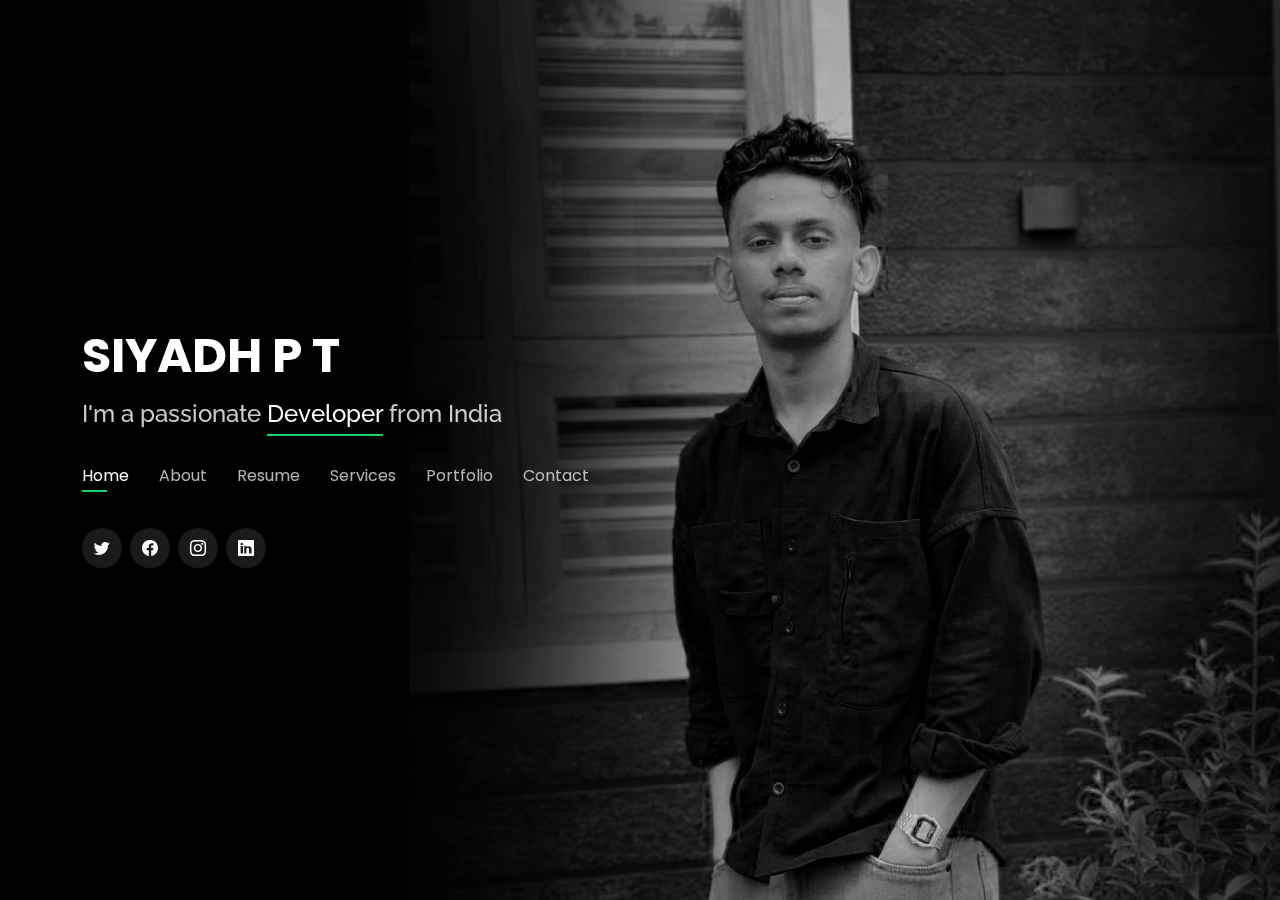
<file: index.html>
<!DOCTYPE html>
<html lang="en">

<head>
  <meta charset="utf-8">
  <meta content="width=device-width, initial-scale=1.0" name="viewport">

  <title>Siyadh's Portfolio</title>
  <meta content="" name="description">
  <meta content="" name="keywords">
  <script src="https://ajax.googleapis.com/ajax/libs/jquery/3.5.1/jquery.min.js"></script>

  <!-- Favicons -->
  <link href="images/icon.png" rel="icon">
  <link href="assets/img/apple-touch-icon.png" rel="apple-touch-icon">

  <!-- Google Fonts -->
  <link href="https://fonts.googleapis.com/css?family=Open+Sans:300,300i,400,400i,600,600i,700,700i|Raleway:300,300i,400,400i,500,500i,600,600i,700,700i|Poppins:300,300i,400,400i,500,500i,600,600i,700,700i" rel="stylesheet">

  <!-- Vendor CSS Files -->
  <link href="assets/vendor/bootstrap/css/bootstrap.min.css" rel="stylesheet">
  <link href="assets/vendor/bootstrap-icons/bootstrap-icons.css" rel="stylesheet">
  <link href="assets/vendor/boxicons/css/boxicons.min.css" rel="stylesheet">
  <link href="assets/vendor/glightbox/css/glightbox.min.css" rel="stylesheet">
  <link href="assets/vendor/remixicon/remixicon.css" rel="stylesheet">
  <link href="assets/vendor/swiper/swiper-bundle.min.css" rel="stylesheet">

  <!-- Template Main CSS File -->
  <link href="assets/css/style.css" rel="stylesheet">
  <link rel="stylesheet" href="https://cdnjs.cloudflare.com/ajax/libs/font-awesome/6.5.1/css/all.min.css">
   <link rel="stylesheet" href="https://fonts.googleapis.com/css2?family=Material+Symbols+Outlined:opsz,wght,FILL,GRAD@20..48,100..700,0..1,-50..200" />
  <!-- =======================================================
  * Template Name: Personal
  * Updated: Jan 29 2024 with Bootstrap v5.3.2
  * Template URL: https://bootstrapmade.com/personal-free-resume-bootstrap-template/
  * Author: BootstrapMade.com
  * License: https://bootstrapmade.com/license/
  ======================================================== -->
</head>

<body>

  <!-- ======= Header ======= -->
  <header id="header">
    <div class="container">

      <h1><a href="index.html">SIYADH P T</a></h1>
      <!-- Uncomment below if you prefer to use an image logo -->
      <!-- <a href="index.html" class="mr-auto"><img src="assets/img/logo.png" alt="" class="img-fluid"></a> -->
      <h2>I'm a passionate <span>Developer</span> from India</h2>

      <nav id="navbar" class="navbar">
        <ul>
          <li><a class="nav-link active" href="#header">Home</a></li>
          <li><a class="nav-link" href="#about">About</a></li>
          <li><a class="nav-link" href="#resume">Resume</a></li>
          <li><a class="nav-link" href="#services">Services</a></li>
          <li><a class="nav-link" href="#portfolio">Portfolio</a></li>
          <li><a class="nav-link" href="#contact">Contact</a></li>
        </ul>
        <i class="bi bi-list mobile-nav-toggle"></i>
      </nav><!-- .navbar -->

      <div class="social-links">
        <a href="https://x.com/SiyadJr4?t=NiVnp3twFNzx8wSdU2Y67g&s=08" class="twitter"><i class="bi bi-twitter"></i></a>
        <a href="https://www.facebook.com/profile.php?id=100046263430578&mibextid=rS40aB7S9Ucbxw6v" class="facebook"><i class="bi bi-facebook"></i></a>
        <a href="https://www.instagram.com/__.siyad11?igsh=OGdtNXQ5b256amIw" class="instagram"><i class="bi bi-instagram"></i></a>
        <a href="https://www.linkedin.com/in/siyadh-pt-9535672aa?utm_source=share&utm_campaign=share_via&utm_content=profile&utm_medium=android_app" class="linkedin"><i class="bi bi-linkedin"></i></a>
      </div>

    </div>
  </header><!-- End Header -->

  <!-- ======= About Section ======= -->
  <section id="about" class="about">

    <!-- ======= About Me ======= -->
    <div class="about-me container">

      <div class="section-title">
        <h2>About</h2>
        <p>Learn more about me</p>
      </div>

      <div class="row">
        <div class="col-lg-4" data-aos="fade-right">
          <img src="images/for second my pic.jpg" class="img-fluid" alt="">
        </div>
        <div class="col-lg-8 pt-4 pt-lg-0 content" data-aos="fade-left">
          <h3>Flutter Developer &amp; Graphic Designer</h3>
          <p class="fst-italic">
           Iam a Flutter Developer and Photoshop Designer With Passion.
          </p>
          <div class="row">
            <div class="col-lg-6">
              <ul>
                <li><i class="bi bi-chevron-right"></i> <strong>Birthday:</strong> <span>28 September 2003</span></li>
                <li><i class="bi bi-chevron-right"></i> <strong>Website:</strong> <span>www.siyad.com</span></li>
                <li><i class="bi bi-chevron-right"></i> <strong>Phone:</strong> <span>+91 9539004796</span></li>
                <li><i class="bi bi-chevron-right"></i> <strong>City:</strong> <span>Calicut, Kerala</span></li>
              </ul>
            </div>
            <div class="col-lg-6">
              <ul>
                <li><i class="bi bi-chevron-right"></i> <strong>Age:</strong> <span>21</span></li>
                <li><i class="bi bi-chevron-right"></i> <strong>Degree:</strong> <span>nill</span></li>
                <li><i class="bi bi-chevron-right"></i> <strong>PhEmailone:</strong> <span>siyadsiyad016@gmail.com</span></li>
                <li><i class="bi bi-chevron-right"></i> <strong>Freelance:</strong> <span>Available</span></li>
              </ul>
            </div>  
          </div>
          <p>
            "Complementing our proficient coding team, we feature an adept Photoshop designer committed to continuous improvement. Our designer diligently refines their skills, staying updated with the latest trends and techniques in graphic design. From enhancing images to crafting compelling visuals, they bring creativity and finesse to every project. With a keen eye for detail and a passion for innovation, our Photoshop designer transforms concepts into captivating visuals that resonate with your audience. Partner with us to elevate your brand's imagery and make a lasting impression in the digital realm."          </p>
        </div>
      </div>

    </div><!-- End About Me -->

    <!-- ======= Counts ======= -->
    <div class="counts container">

      <div class="row">

        <div class="col-lg-3 col-md-6">
          <div class="count-box">
            <i class="bi bi-emoji-smile"></i>
            <span data-purecounter-start="0" data-purecounter-end="13" data-purecounter-duration="1" class="purecounter"></span>
            <p>Happy Clients</p>
          </div>
        </div>

        <div class="col-lg-3 col-md-6 mt-5 mt-md-0">
          <div class="count-box">
            <i class="bi bi-journal-richtext"></i>
            <span data-purecounter-start="0" data-purecounter-end="3" data-purecounter-duration="1" class="purecounter"></span>
            <p>Projects</p>
          </div>
        </div>

        <div class="col-lg-3 col-md-6 mt-5 mt-lg-0">
          <div class="count-box">
            <i class="bi bi-headset"></i>
            <span data-purecounter-start="0" data-purecounter-end="150" data-purecounter-duration="1" class="purecounter"></span>
            <p>Hours Of Support</p>
          </div>
        </div>

        <div class="col-lg-3 col-md-6 mt-5 mt-lg-0">
          <div class="count-box">
            <i class="bi bi-award"></i>
            <span data-purecounter-start="0" data-purecounter-end="3" data-purecounter-duration="1" class="purecounter"></span>
            <p>Awards</p>
          </div>
        </div>

      </div>

    </div><!-- End Counts -->

    <!-- ======= Skills  ======= -->
    <div class="skills container">

      <div class="section-title">
        <h2>Skills</h2>
      </div>

      <div class="row skills-content">

        <div class="col-lg-6">

          <div class="progress">
            <span class="skill">HTML <i class="val">75%</i></span>
            <div class="progress-bar-wrap">
              <div class="progress-bar" role="progressbar" aria-valuenow="75" aria-valuemin="0" aria-valuemax="100"></div>
            </div>
          </div>

          <div class="progress">
            <span class="skill">CSS <i class="val">75%</i></span>
            <div class="progress-bar-wrap">
              <div class="progress-bar" role="progressbar" aria-valuenow="75" aria-valuemin="0" aria-valuemax="100"></div>
            </div>
          </div>

          <div class="progress">
            <span class="skill">JavaScript <i class="val">60%</i></span>
            <div class="progress-bar-wrap">
              <div class="progress-bar" role="progressbar" aria-valuenow="60" aria-valuemin="0" aria-valuemax="100"></div>
            </div>
          </div>

        </div>

        <div class="col-lg-6">

          <div class="progress">
            <span class="skill">PICSART <i class="val">75%</i></span>
            <div class="progress-bar-wrap">
              <div class="progress-bar" role="progressbar" aria-valuenow="75" aria-valuemin="0" aria-valuemax="100"></div>
            </div>
          </div>

          <div class="progress">
            <span class="skill">LIGHTROOM <i class="val">90%</i></span>
            <div class="progress-bar-wrap">
              <div class="progress-bar" role="progressbar" aria-valuenow="90" aria-valuemin="0" aria-valuemax="100"></div>
            </div>
          </div>

          <div class="progress">
            <span class="skill">Photoshop <i class="val">85%</i></span>
            <div class="progress-bar-wrap">
              <div class="progress-bar" role="progressbar" aria-valuenow="85" aria-valuemin="0" aria-valuemax="100"></div>
            </div>
          </div>

        </div>

      </div>

    </div><!-- End Skills -->



  </section><!-- End About Section -->

  <!-- ======= Resume Section ======= -->
  <section id="resume" class="resume">
    <div class="container">

      <div class="section-title">
        <h2>Resume</h2>
        <p>Check My Resume</p>
      </div>

      <div class="row">
        <div class="col-lg-6">
          <h3 class="resume-title">Sumary</h3>
          <div class="resume-item pb-0">
            <h4>Siyadh PT</h4>
            <p><em>Proficient developer with a passion for continuous learning and growth, adept at utilizing Photoshop skills to enhance visual elements and bring creativity to projects.</em></p>
            <p>
            <ul>
              <li>Pariyangad thadayil , Peruvayal , Calicut</li>
              <li>+91 9539 0047 96</li>
              <li>siyadsiyad016@gmail.com</li>
            </ul>
            </p>
          </div>

          <h3 class="resume-title">Education</h3>
          <div class="resume-item">
            <h4>Flutter Developer  </h4>
            <h5>2024 - 2025</h5>
            <p><em>Brototype calicut, kerala</em></p>
            <p>Completed specialized training in Flutter at Brotoype Calicut, honing skills in mobile application development using the Flutter framework.</p>
          </div>
          <div class="resume-item">
            <h4> Graphic Design With PHOTOSHOP</h4>
            <h5>2022 - 2023</h5>
            <p><em>Alfa Studio ,calicut</em></p>
            <p>Completed an intensive internship program in Photoshop at Alfa Studio, Calicut, gaining practical experience and proficiency in graphic design and image editing techniques.</p>
          </div>
        </div>
        
    </div>
  </section><!-- End Resume Section -->

  <!-- ======= Services Section ======= -->
  <section id="services" class="services">
    <div class="container">

      <div class="section-title">
        <h2>Services</h2>
        <p>My Services</p>
      </div>

      <div class="row">
        <div class="col-lg-4 col-md-6 d-flex align-items-stretch">
          <div class="icon-box">
            <div class="icon"><span class="material-symbols-outlined">
              flutter
              </span></i></div>
            <h4><a href="">App Devolepment</a></h4>
            <p>Expertise in Flutter for crafting cross-platform mobile applications.</p>
          </div>
        </div>

        <div class="col-lg-4 col-md-6 d-flex align-items-stretch mt-4 mt-md-0">
          <div class="icon-box">
            <div class="icon"><i class="fa-solid fa-code"></i>></i></div>
            <h4><a href="">Web Designing</a></h4>
            <p>Skilled in HTML, CSS, and JavaScript to create responsive and interactive web experiences.</p>
          </div>
        </div>

        <div class="col-lg-4 col-md-6 d-flex align-items-stretch mt-4 mt-lg-0">
          <div class="icon-box">
            <div class="icon"><img src="images/adobe-photoshop.svg" alt="photoshop"></i></div>
            <h4><a href="">App Designing</a></h4>
            <p>Expertise in crafting sleek and user-friendly interfaces for mobile applications.</p>
          </div>
        </div>

        <div class="col-lg-4 col-md-6 d-flex align-items-stretch mt-4">
          <div class="icon-box">
            <div class="icon"><span class="material-symbols-outlined">
              brush
              </span></i></div>
            <h4><a href="">Poster Making</a></h4>
            <p>Skilled in creating eye-catching posters and promotional materials using Adobe Photoshop.</p>
          </div>
        </div>

        <div class="col-lg-4 col-md-6 d-flex align-items-stretch mt-4">
          <div class="icon-box">
            <div class="icon"><span class="material-symbols-outlined">
              anchor
              </span></i></div>
            <h4><a href="">Logo Designing</a></h4>
            <p>Proficient in creating unique and memorable logos using Adobe Photoshop.</p>
          </div>
        </div>

        <div class="col-lg-4 col-md-6 d-flex align-items-stretch mt-4">
          <div class="icon-box">
            <div class="icon"><i class="bx bx-slideshow"></i></div>
            <h4><a href=""> Thumbnail Designing</a></h4>
            <p>Expertise in crafting engaging and clickable thumbnails using Adobe Photoshop.</p>
          </div>
        </div>

      </div>

    </div>
  </section><!-- End Services Section -->

  <!-- ======= Portfolio Section ======= -->
  <section id="portfolio" class="portfolio">
    <div class="container">

      <div class="section-title">
        <h2>Portfolio</h2>
        <p>My Works</p>
      </div>

      <div class="row">
        <div class="col-lg-12 d-flex justify-content-center">
          <ul id="portfolio-flters">
            <li data-filter="*" class="filter-active">All</li>
            <li data-filter=".filter-posters">Posters</li>
            <li data-filter=".filter-web">Web</li>
          </ul>
        </div>
      </div>

      <div class="row portfolio-container">
        
        <div class="col-lg-4 col-md-6 portfolio-item filter-posters">
          <div class="portfolio-wrap">
            <img src="images/BRAZIL.jpg" class="img-fluid" alt="">
            <div class="portfolio-info">
              <h4>Graphic Design</h4>
              <p>Design1</p>
              <div class="portfolio-links">
                <a href="images/BRAZIL.jpg" data-gallery="portfolioGallery" class="portfolio-lightbox" title="Graphics Design 1"><i class="bx bx-plus"></i></a>
                <a href="brazil.html" data-gallery="portfolioDetailsGallery" data-glightbox="type: external" class="portfolio-details-lightbox" title="Portfolio Details"><i class="bx bx-link"></i></a>
              </div>
            </div>
          </div>
        </div>

        
        <div class="col-lg-4 col-md-6 portfolio-item filter-posters">
          <div class="portfolio-wrap">
            <img src="images/MESSI AND MBAPPE.png" class="img-fluid" alt="">
            <div class="portfolio-info">
              <h4>Graphic Design</h4>
              <p>Design2</p>
              <div class="portfolio-links">
                <a href="images/MESSI AND MBAPPE.png" data-gallery="portfolioGallery" class="portfolio-lightbox" title="Graphics Design 2"><i class="bx bx-plus"></i></a>
                <a href="MESSIANDMBAPPE.html" data-gallery="portfolioDetailsGallery" data-glightbox="type: external" class="portfolio-details-lightbox" title="Portfolio Details"><i class="bx bx-link"></i></a>
              </div>
            </div>
          </div>
        </div>

        <div class="col-lg-4 col-md-6 portfolio-item filter-posters">
          <div class="portfolio-wrap">
            <img src="images/ucl.png" class="img-fluid" alt="">
            <div class="portfolio-info">
              <h4>Graphic Design</h4>
              <p>Design3</p>
              <div class="portfolio-links">
                <a href="images/ucl.png" data-gallery="portfolioGallery" class="portfolio-lightbox" title="Graphics Design 2"><i class="bx bx-plus"></i></a>
                <a href="UCL.html" data-gallery="portfolioDetailsGallery" data-glightbox="type: external" class="portfolio-details-lightbox" title="Portfolio Details"><i class="bx bx-link"></i></a>
              </div>
            </div>
          </div>
        </div>

        <div class="col-lg-4 col-md-6 portfolio-item filter-web">
          <div class="portfolio-wrap">
            <img src="images/FIRSTTOUCHGAMES.png" class="img-fluid" alt="">
            <div class="portfolio-info">
              <h4>WEBSITE</h4>
              <p>website1</p>
              <div class="portfolio-links">
                <a href="images/FIRSTTOUCHGAMES.png" data-gallery="portfolioGallery" class="portfolio-lightbox" title="WEBSITE 1"><i class="bx bx-plus"></i></a>
                <a href="portfolio-details.html" data-gallery="portfolioDetailsGallery" data-glightbox="type: external" class="portfolio-details-lightbox" title="Portfolio Details"><i class="bx bx-link"></i></a>
              </div>
            </div>
          </div>
        </div>


        <div class="col-lg-4 col-md-6 portfolio-item filter-web">
          <div class="portfolio-wrap">
            <img src="images/tom and jerry.jpg" class="img-fluid" alt="">
            <div class="portfolio-info">
              <h4>WEBSITE</h4>
              <p>website2</p>
              <div class="portfolio-links">
                <a href="images/tom and jerry.jpg" data-gallery="portfolioGallery" class="portfolio-lightbox" title="website2"><i class="bx bx-plus"></i></a>
                <a href="tomandjerry.html" data-gallery="portfolioDetailsGallery" data-glightbox="type: external" class="portfolio-details-lightbox" title="Portfolio Details"><i class="bx bx-link"></i></a>
              </div>
            </div>
          </div>
        </div>

        

      </div>

    </div>
  </section><!-- End Portfolio Section -->

  <!-- ======= Contact Section ======= -->
  <section id="contact" class="contact">
    <div class="container">

      <div class="section-title">
        <h2>Contact</h2>
        <p>Contact Me</p>
      </div>

      <div class="row mt-2">

        <div class="col-md-6 d-flex align-items-stretch">
          <div class="info-box">
            <i class="bx bx-map"></i>
            <h3>My Address</h3>
            <p>Pariyangad Thadayil ,Peruvayal ,Calicut KERALA</p>
          </div>
        </div>

        <div class="col-md-6 mt-4 mt-md-0 d-flex align-items-stretch">
          <div class="info-box">
            <i class="bx bx-share-alt"></i>
            <h3>Social Profiles</h3>
            <div class="social-links">
              <a href="https://x.com/SiyadJr4?t=NiVnp3twFNzx8wSdU2Y67g&s=08" class="twitter"><i class="bi bi-twitter"></i></a>
              <a href="https://www.facebook.com/profile.php?id=100046263430578&mibextid=rS40aB7S9Ucbxw6v" class="facebook"><i class="bi bi-facebook"></i></a>
              <a href="https://www.instagram.com/__.siyad11?igsh=OGdtNXQ5b256amIw" class="instagram"><i class="bi bi-instagram"></i></a>
              <a href="#" class="google-plus"><i class="bi bi-skype"></i></a>
              <a href="https://www.linkedin.com/in/siyadh-pt-9535672aa?utm_source=share&utm_campaign=share_via&utm_content=profile&utm_medium=android_app" class="linkedin"><i class="bi bi-linkedin"></i></a>
            </div>
          </div>
        </div>

        <div class="col-md-6 mt-4 d-flex align-items-stretch">
          <div class="info-box">
            <i class="bx bx-envelope"></i>
            <h3>Email Me</h3>
            <p>siyadsiyad016@gmail.com</p>
          </div>
        </div>
        <div class="col-md-6 mt-4 d-flex align-items-stretch">
          <div class="info-box">
            <i class="bx bx-phone-call"></i>
            <h3>Call Me</h3>
            <p>+91 9539 0047 96</p>
          </div>
        </div>
      </div>

      <form id="submit-form" action="https://script.google.com/macros/s/AKfycbwbsNl4fD_STq4G-L54kV7VnSYm34Py9u8ondI6wwtbo_AzXWK4M4IqLtCgikw5SxIr/exec"  role="form" class="php-email-form mt-4">
        <div class="row">
          <div class="col-md-6 form-group">
            <input type="text" name="name" class="form-control" id="name" placeholder="Your Name" required>
          </div>
          <div class="col-md-6 form-group mt-3 mt-md-0">
            <input type="email" class="form-control" name="email" id="email" placeholder="Your Email" required>
          </div>
        </div>
        <div class="form-group mt-3">
          <input type="text" class="form-control" name="subject" id="subject" placeholder="Subject" required>
        </div>
        <div class="form-group mt-3">
          <textarea class="form-control" name="message" rows="5" placeholder="Message" required></textarea>
        </div>
        <div class="my-3">
          <div class="loading">Loading</div>
          <!-- <div class="error-message"></div> -->
          <div class="sent-message">Your message has been sent. Thank you!</div>
        </div>
        <div class="text-center"><button type="submit">Send Message</button></div>
      </form>

    </div>
  </section><!-- End Contact Section -->

 

  <!-- Vendor JS Files -->
  <script src="assets/vendor/purecounter/purecounter_vanilla.js"></script>
  <script src="assets/vendor/bootstrap/js/bootstrap.bundle.min.js"></script>
  <script src="assets/vendor/glightbox/js/glightbox.min.js"></script>
  <script src="assets/vendor/isotope-layout/isotope.pkgd.min.js"></script>
  <script src="assets/vendor/swiper/swiper-bundle.min.js"></script>
  <script src="assets/vendor/waypoints/noframework.waypoints.js"></script>
  <script src="assets/vendor/php-email-form/validate.js"></script>

  <!-- Template Main JS File -->
  <script src="assets/js/main.js"></script>
  
  <script>
    $("#submit-form").submit((e)=>{
        e.preventDefault()
        $.ajax({
            url:"https://script.google.com/macros/s/AKfycbwbsNl4fD_STq4G-L54kV7VnSYm34Py9u8ondI6wwtbo_AzXWK4M4IqLtCgikw5SxIr/exec",
            data:$("#submit-form").serialize(),
            method:"post",
            success:function (response){
                alert("Form submitted successfully")
                window.location.reload()
                //window.location.href="https://google.com"
            },
            error:function (err){
                alert("Something Error")

            }
        })
    })
</script>
</body>

</html>
</file>
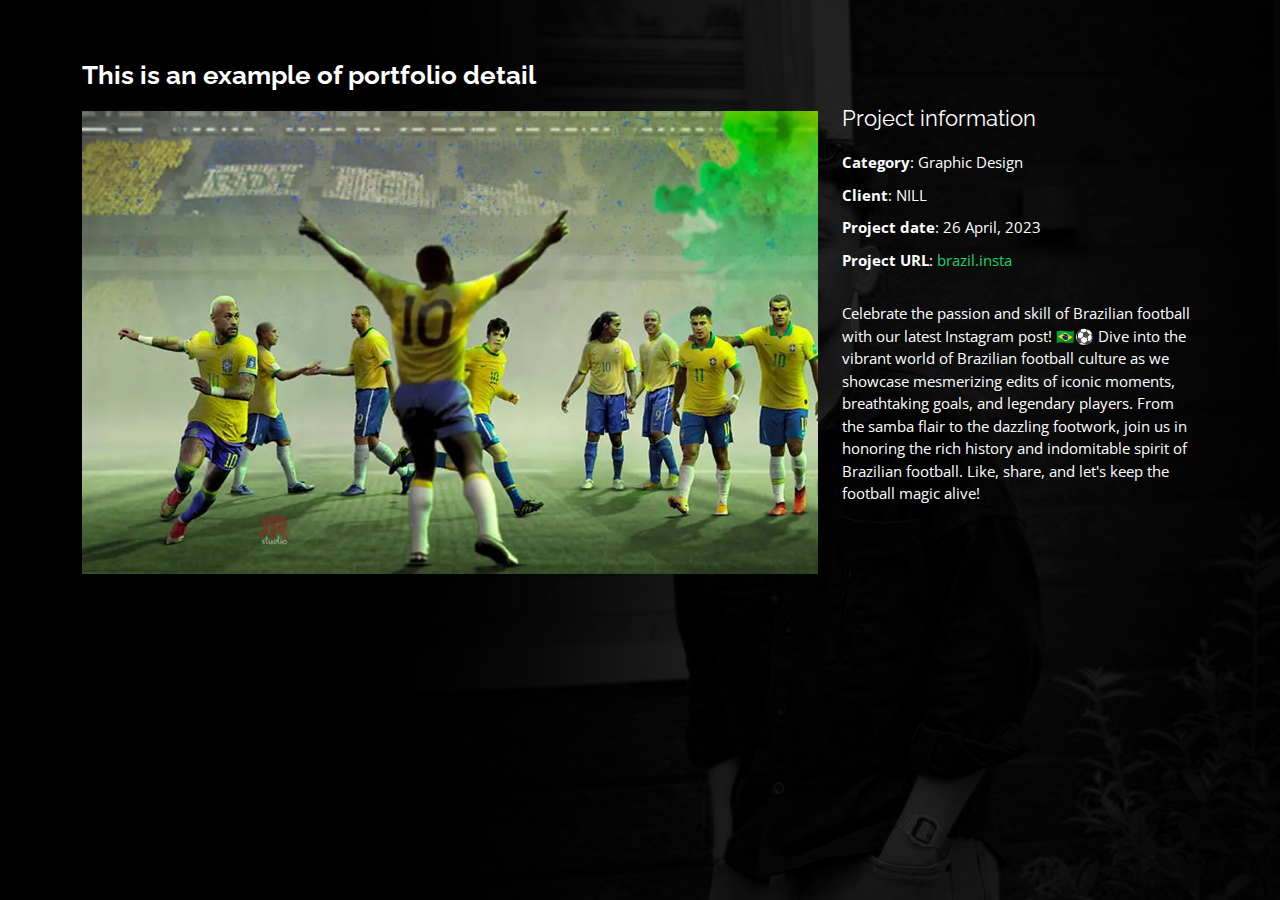
<file: brazil.html>
<!DOCTYPE html>
<html lang="en">

<head>
  <meta charset="utf-8">
  <meta content="width=device-width, initial-scale=1.0" name="viewport">

  <title>Portfolio Details - Personal Bootstrap Template</title>
  <meta content="" name="description">
  <meta content="" name="keywords">

  <!-- Favicons -->
  <link href="assets/img/favicon.png" rel="icon">
  <link href="assets/img/apple-touch-icon.png" rel="apple-touch-icon">

  <!-- Google Fonts -->
  <link href="https://fonts.googleapis.com/css?family=Open+Sans:300,300i,400,400i,600,600i,700,700i|Raleway:300,300i,400,400i,500,500i,600,600i,700,700i|Poppins:300,300i,400,400i,500,500i,600,600i,700,700i" rel="stylesheet">

  <!-- Vendor CSS Files -->
  <link href="assets/vendor/bootstrap/css/bootstrap.min.css" rel="stylesheet">
  <link href="assets/vendor/bootstrap-icons/bootstrap-icons.css" rel="stylesheet">
  <link href="assets/vendor/boxicons/css/boxicons.min.css" rel="stylesheet">
  <link href="assets/vendor/glightbox/css/glightbox.min.css" rel="stylesheet">
  <link href="assets/vendor/remixicon/remixicon.css" rel="stylesheet">
  <link href="assets/vendor/swiper/swiper-bundle.min.css" rel="stylesheet">

  <!-- Template Main CSS File -->
  <link href="assets/css/style.css" rel="stylesheet">

  <!-- =======================================================
  * Template Name: Personal
  * Updated: Jan 29 2024 with Bootstrap v5.3.2
  * Template URL: https://bootstrapmade.com/personal-free-resume-bootstrap-template/
  * Author: BootstrapMade.com
  * License: https://bootstrapmade.com/license/
  ======================================================== -->
</head>

<body>

  <main id="main">

    <!-- ======= Portfolio Details ======= -->
    <div id="portfolio-details" class="portfolio-details">
      <div class="container">

        <div class="row">

          <div class="col-lg-8">
            <h2 class="portfolio-title">This is an example of portfolio detail</h2>

            <div class="portfolio-details-slider swiper">
              <div class="swiper-wrapper align-items-center">

                <div class="swiper-slide">
                  <img src="images/BRAZIL.jpg" alt="">
                  
                </div>

                <!-- <div class="swiper-slide">
                  <img src="images/tom and jerry.jpg" alt="">
                </div>

                <div class="swiper-slide">
                  <img src="assets/img/portfolio/portfolio-details-3.jpg" alt="">
                </div> -->

              </div>
              <div class="swiper-pagination"></div>
            </div>

          </div>

          <div class="col-lg-4 portfolio-info">
            <h3>Project information</h3>
            <ul>
              <li><strong>Category</strong>: Graphic Design</li>
              <li><strong>Client</strong>: NILL</li>
              <li><strong>Project date</strong>: 26 April, 2023</li>
              <li><strong>Project URL</strong>: <a href="https://www.instagram.com/p/CrgDJZOBjhG/?utm_source=ig_web_copy_link&igsh=MzRlODBiNWFlZA==">brazil.insta</a></li>
            </ul>

            <p>
                Celebrate the passion and skill of Brazilian football with our latest Instagram post! 🇧🇷⚽️ Dive into the vibrant world of Brazilian football culture as we showcase mesmerizing edits of iconic moments, breathtaking goals, and legendary players. From the samba flair to the dazzling footwork, join us in honoring the rich history and indomitable spirit of Brazilian football. Like, share, and let's keep the football magic alive!            </p>
          </div>

        </div>

      </div>
    </div><!-- End Portfolio Details -->

  </main><!-- End #main -->

  

  <!-- Vendor JS Files -->
  <script src="assets/vendor/purecounter/purecounter_vanilla.js"></script>
  <script src="assets/vendor/bootstrap/js/bootstrap.bundle.min.js"></script>
  <script src="assets/vendor/glightbox/js/glightbox.min.js"></script>
  <script src="assets/vendor/isotope-layout/isotope.pkgd.min.js"></script>
  <script src="assets/vendor/swiper/swiper-bundle.min.js"></script>
  <script src="assets/vendor/waypoints/noframework.waypoints.js"></script>
  <script src="assets/vendor/php-email-form/validate.js"></script>

  <!-- Template Main JS File -->
  <script src="assets/js/main.js"></script>

</body>

</html>
</file>
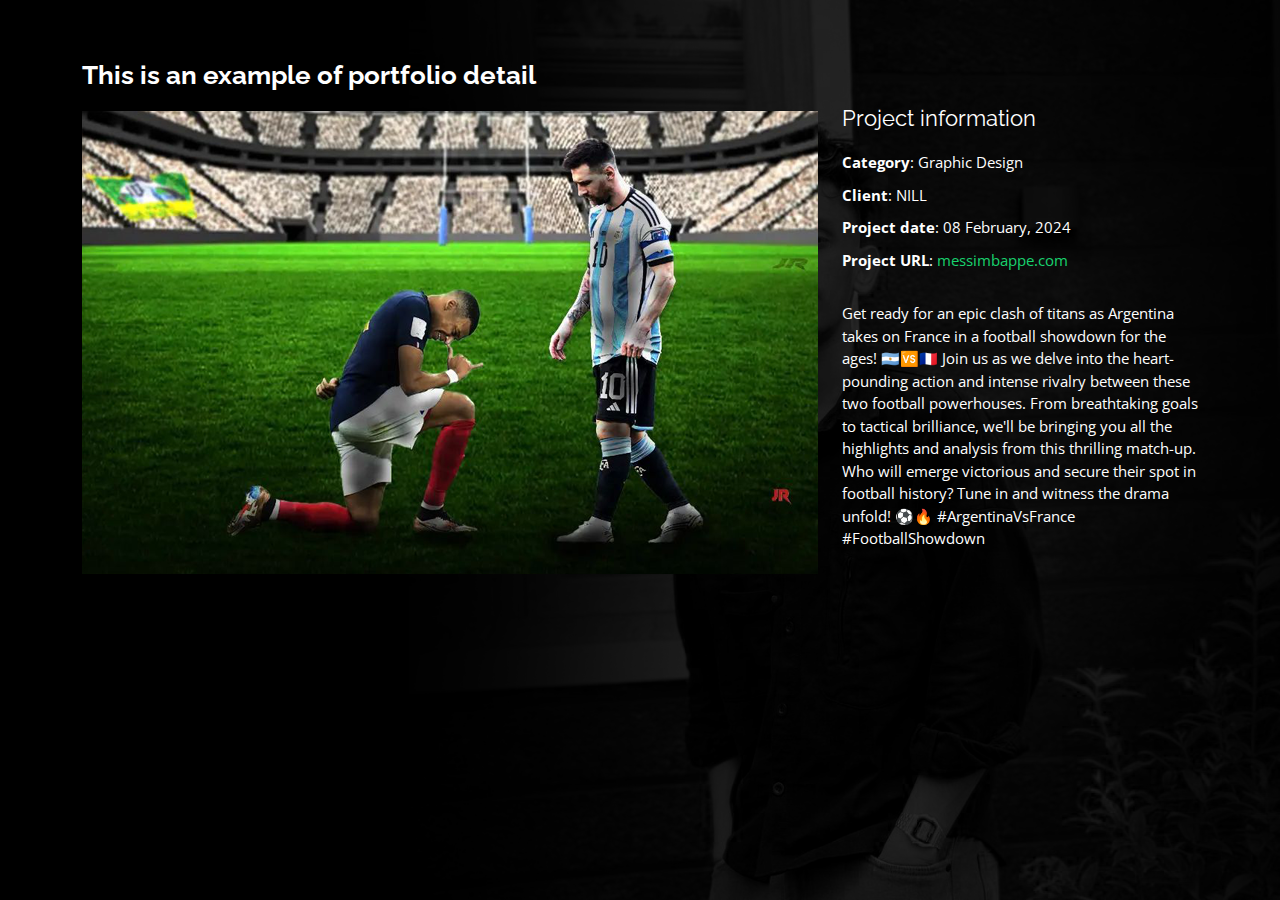
<file: MESSIANDMBAPPE.html>
<!DOCTYPE html>
<html lang="en">

<head>
  <meta charset="utf-8">
  <meta content="width=device-width, initial-scale=1.0" name="viewport">

  <title>Portfolio Details - Personal Bootstrap Template</title>
  <meta content="" name="description">
  <meta content="" name="keywords">

  <!-- Favicons -->
  <link href="assets/img/favicon.png" rel="icon">
  <link href="assets/img/apple-touch-icon.png" rel="apple-touch-icon">

  <!-- Google Fonts -->
  <link href="https://fonts.googleapis.com/css?family=Open+Sans:300,300i,400,400i,600,600i,700,700i|Raleway:300,300i,400,400i,500,500i,600,600i,700,700i|Poppins:300,300i,400,400i,500,500i,600,600i,700,700i" rel="stylesheet">

  <!-- Vendor CSS Files -->
  <link href="assets/vendor/bootstrap/css/bootstrap.min.css" rel="stylesheet">
  <link href="assets/vendor/bootstrap-icons/bootstrap-icons.css" rel="stylesheet">
  <link href="assets/vendor/boxicons/css/boxicons.min.css" rel="stylesheet">
  <link href="assets/vendor/glightbox/css/glightbox.min.css" rel="stylesheet">
  <link href="assets/vendor/remixicon/remixicon.css" rel="stylesheet">
  <link href="assets/vendor/swiper/swiper-bundle.min.css" rel="stylesheet">

  <!-- Template Main CSS File -->
  <link href="assets/css/style.css" rel="stylesheet">

  <!-- =======================================================
  * Template Name: Personal
  * Updated: Jan 29 2024 with Bootstrap v5.3.2
  * Template URL: https://bootstrapmade.com/personal-free-resume-bootstrap-template/
  * Author: BootstrapMade.com
  * License: https://bootstrapmade.com/license/
  ======================================================== -->
</head>

<body>

  <main id="main">

    <!-- ======= Portfolio Details ======= -->
    <div id="portfolio-details" class="portfolio-details">
      <div class="container">

        <div class="row">

          <div class="col-lg-8">
            <h2 class="portfolio-title">This is an example of portfolio detail</h2>

            <div class="portfolio-details-slider swiper">
              <div class="swiper-wrapper align-items-center">

                <div class="swiper-slide">
                  <img src="images/MESSI AND MBAPPE.png" alt="">
                  
                </div>

                <!-- <div class="swiper-slide">
                  <img src="images/tom and jerry.jpg" alt="">
                </div>

                <div class="swiper-slide">
                  <img src="assets/img/portfolio/portfolio-details-3.jpg" alt="">
                </div> -->

              </div>
              <div class="swiper-pagination"></div>
            </div>

          </div>

          <div class="col-lg-4 portfolio-info">
            <h3>Project information</h3>
            <ul>
              <li><strong>Category</strong>: Graphic Design</li>
              <li><strong>Client</strong>: NILL</li>
              <li><strong>Project date</strong>: 08 February, 2024</li>
              <li><strong>Project URL</strong>: <a href="https://www.instagram.com/p/CmbBTRsBhng/?utm_source=ig_web_copy_link&igsh=MzRlODBiNWFlZA==">messimbappe.com</a></li>
            </ul>

            <p>
                Get ready for an epic clash of titans as Argentina takes on France in a football showdown for the ages! 🇦🇷🆚🇫🇷 Join us as we delve into the heart-pounding action and intense rivalry between these two football powerhouses. From breathtaking goals to tactical brilliance, we'll be bringing you all the highlights and analysis from this thrilling match-up. Who will emerge victorious and secure their spot in football history? Tune in and witness the drama unfold! ⚽️🔥 #ArgentinaVsFrance #FootballShowdown            </p>
          </div>

        </div>

      </div>
    </div><!-- End Portfolio Details -->

  </main><!-- End #main -->

  

  <!-- Vendor JS Files -->
  <script src="assets/vendor/purecounter/purecounter_vanilla.js"></script>
  <script src="assets/vendor/bootstrap/js/bootstrap.bundle.min.js"></script>
  <script src="assets/vendor/glightbox/js/glightbox.min.js"></script>
  <script src="assets/vendor/isotope-layout/isotope.pkgd.min.js"></script>
  <script src="assets/vendor/swiper/swiper-bundle.min.js"></script>
  <script src="assets/vendor/waypoints/noframework.waypoints.js"></script>
  <script src="assets/vendor/php-email-form/validate.js"></script>

  <!-- Template Main JS File -->
  <script src="assets/js/main.js"></script>

</body>

</html>
</file>
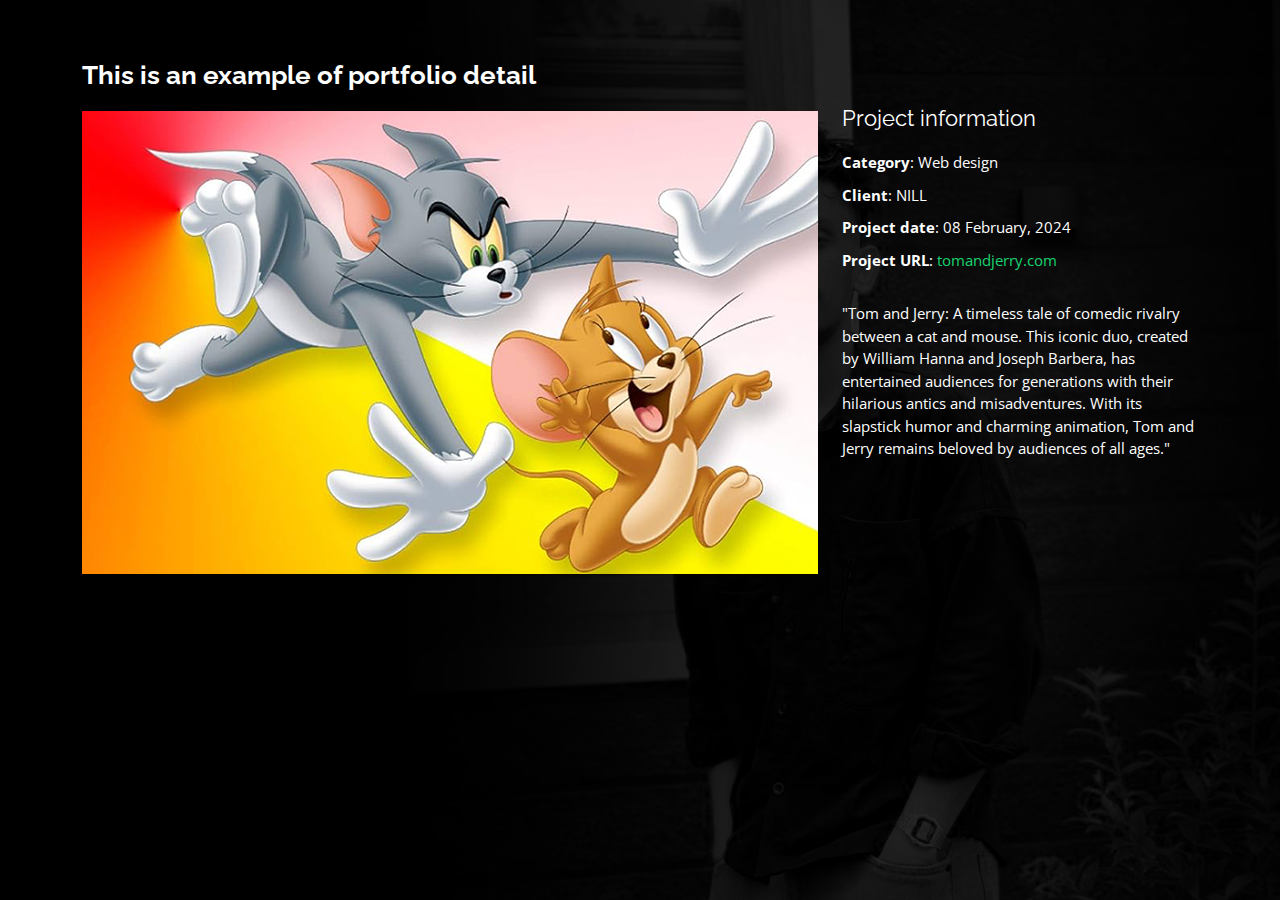
<file: newwebsite.html>
<!DOCTYPE html>
<html lang="en">

<head>
  <meta charset="utf-8">
  <meta content="width=device-width, initial-scale=1.0" name="viewport">

  <title>Portfolio Details - Personal Bootstrap Template</title>
  <meta content="" name="description">
  <meta content="" name="keywords">

  <!-- Favicons -->
  <link href="assets/img/favicon.png" rel="icon">
  <link href="assets/img/apple-touch-icon.png" rel="apple-touch-icon">

  <!-- Google Fonts -->
  <link href="https://fonts.googleapis.com/css?family=Open+Sans:300,300i,400,400i,600,600i,700,700i|Raleway:300,300i,400,400i,500,500i,600,600i,700,700i|Poppins:300,300i,400,400i,500,500i,600,600i,700,700i" rel="stylesheet">

  <!-- Vendor CSS Files -->
  <link href="assets/vendor/bootstrap/css/bootstrap.min.css" rel="stylesheet">
  <link href="assets/vendor/bootstrap-icons/bootstrap-icons.css" rel="stylesheet">
  <link href="assets/vendor/boxicons/css/boxicons.min.css" rel="stylesheet">
  <link href="assets/vendor/glightbox/css/glightbox.min.css" rel="stylesheet">
  <link href="assets/vendor/remixicon/remixicon.css" rel="stylesheet">
  <link href="assets/vendor/swiper/swiper-bundle.min.css" rel="stylesheet">

  <!-- Template Main CSS File -->
  <link href="assets/css/style.css" rel="stylesheet">

  <!-- =======================================================
  * Template Name: Personal
  * Updated: Jan 29 2024 with Bootstrap v5.3.2
  * Template URL: https://bootstrapmade.com/personal-free-resume-bootstrap-template/
  * Author: BootstrapMade.com
  * License: https://bootstrapmade.com/license/
  ======================================================== -->
</head>

<body>

  <main id="main">

    <!-- ======= Portfolio Details ======= -->
    <div id="portfolio-details" class="portfolio-details">
      <div class="container">

        <div class="row">

          <div class="col-lg-8">
            <h2 class="portfolio-title">This is an example of portfolio detail</h2>

            <div class="portfolio-details-slider swiper">
              <div class="swiper-wrapper align-items-center">

                <div class="swiper-slide">
                  <img src="images/tom and jerry.jpg" alt="">
                  
                </div>

                <!-- <div class="swiper-slide">
                  <img src="images/tom and jerry.jpg" alt="">
                </div>

                <div class="swiper-slide">
                  <img src="assets/img/portfolio/portfolio-details-3.jpg" alt="">
                </div> -->

              </div>
              <div class="swiper-pagination"></div>
            </div>

          </div>

          <div class="col-lg-4 portfolio-info">
            <h3>Project information</h3>
            <ul>
              <li><strong>Category</strong>: Web design</li>
              <li><strong>Client</strong>: NILL</li>
              <li><strong>Project date</strong>: 08 February, 2024</li>
              <li><strong>Project URL</strong>: <a href="https://siyadjr.github.io/tomandjerry/">tomandjerry.com</a></li>
            </ul>

            <p>
                "Tom and Jerry: A timeless tale of comedic rivalry between a cat and mouse. This iconic duo, created by William Hanna and Joseph Barbera, has entertained audiences for generations with their hilarious antics and misadventures. With its slapstick humor and charming animation, Tom and Jerry remains beloved by audiences of all ages."
            </p>
          </div>

        </div>

      </div>
    </div><!-- End Portfolio Details -->

  </main><!-- End #main -->

  

  <!-- Vendor JS Files -->
  <script src="assets/vendor/purecounter/purecounter_vanilla.js"></script>
  <script src="assets/vendor/bootstrap/js/bootstrap.bundle.min.js"></script>
  <script src="assets/vendor/glightbox/js/glightbox.min.js"></script>
  <script src="assets/vendor/isotope-layout/isotope.pkgd.min.js"></script>
  <script src="assets/vendor/swiper/swiper-bundle.min.js"></script>
  <script src="assets/vendor/waypoints/noframework.waypoints.js"></script>
  <script src="assets/vendor/php-email-form/validate.js"></script>

  <!-- Template Main JS File -->
  <script src="assets/js/main.js"></script>

</body>

</html>
</file>
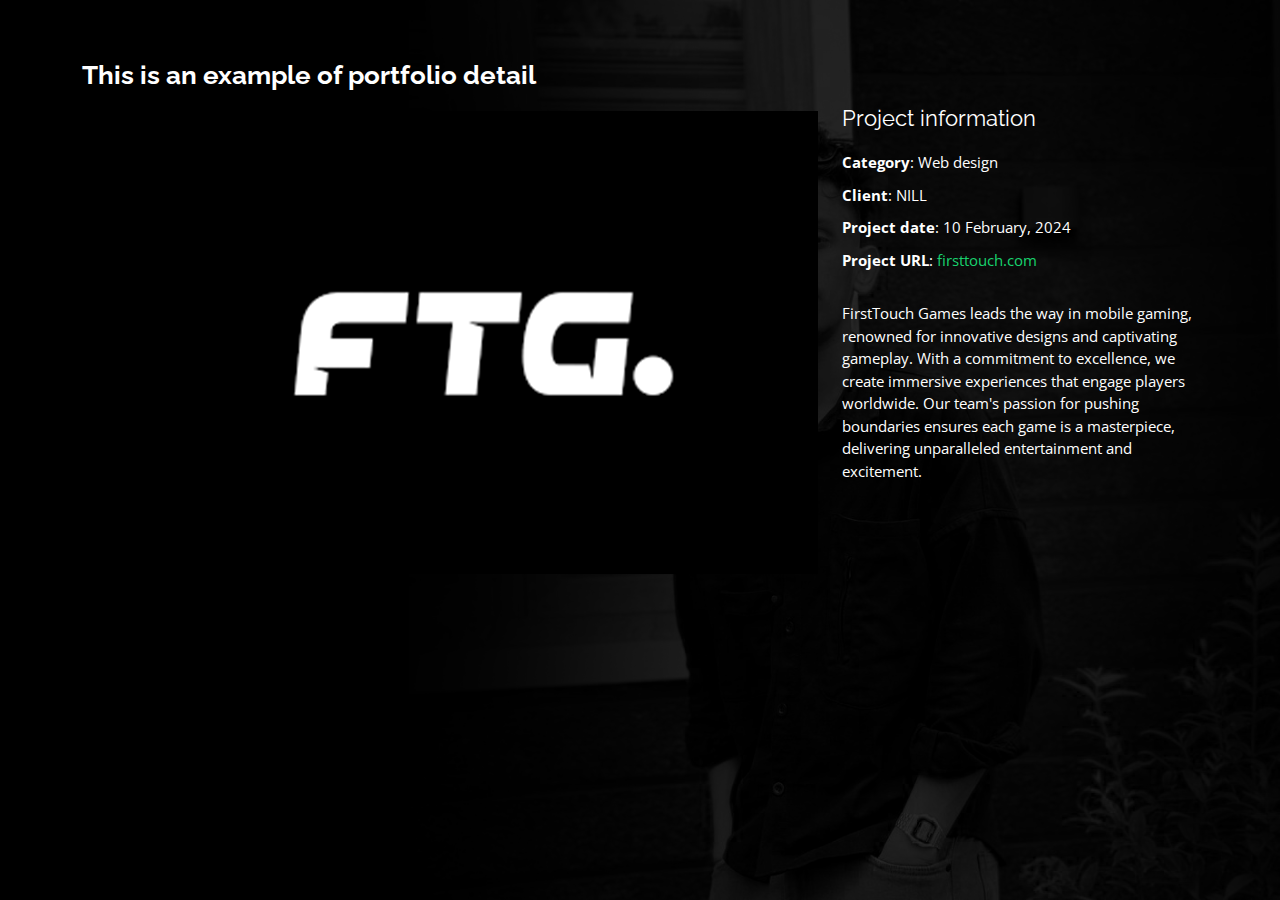
<file: portfolio-details.html>
<!DOCTYPE html>
<html lang="en">

<head>
  <meta charset="utf-8">
  <meta content="width=device-width, initial-scale=1.0" name="viewport">

  <title>Portfolio Details - Personal Bootstrap Template</title>
  <meta content="" name="description">
  <meta content="" name="keywords">

  <!-- Favicons -->
  <link href="assets/img/favicon.png" rel="icon">
  <link href="assets/img/apple-touch-icon.png" rel="apple-touch-icon">

  <!-- Google Fonts -->
  <link href="https://fonts.googleapis.com/css?family=Open+Sans:300,300i,400,400i,600,600i,700,700i|Raleway:300,300i,400,400i,500,500i,600,600i,700,700i|Poppins:300,300i,400,400i,500,500i,600,600i,700,700i" rel="stylesheet">

  <!-- Vendor CSS Files -->
  <link href="assets/vendor/bootstrap/css/bootstrap.min.css" rel="stylesheet">
  <link href="assets/vendor/bootstrap-icons/bootstrap-icons.css" rel="stylesheet">
  <link href="assets/vendor/boxicons/css/boxicons.min.css" rel="stylesheet">
  <link href="assets/vendor/glightbox/css/glightbox.min.css" rel="stylesheet">
  <link href="assets/vendor/remixicon/remixicon.css" rel="stylesheet">
  <link href="assets/vendor/swiper/swiper-bundle.min.css" rel="stylesheet">

  <!-- Template Main CSS File -->
  <link href="assets/css/style.css" rel="stylesheet">

  <!-- =======================================================
  * Template Name: Personal
  * Updated: Jan 29 2024 with Bootstrap v5.3.2
  * Template URL: https://bootstrapmade.com/personal-free-resume-bootstrap-template/
  * Author: BootstrapMade.com
  * License: https://bootstrapmade.com/license/
  ======================================================== -->
</head>

<body>

  <main id="main">

    <!-- ======= Portfolio Details ======= -->
    <div id="portfolio-details" class="portfolio-details">
      <div class="container">

        <div class="row">

          <div class="col-lg-8">
            <h2 class="portfolio-title">This is an example of portfolio detail</h2>

            <div class="portfolio-details-slider swiper">
              <div class="swiper-wrapper align-items-center">

                <div class="swiper-slide">
                  <img src="images/FIRSTTOUCHGAMES.png" alt="">
                  
                </div>

                <!-- <div class="swiper-slide">
                  <img src="images/tom and jerry.jpg" alt="">
                </div>

                <div class="swiper-slide">
                  <img src="assets/img/portfolio/portfolio-details-3.jpg" alt="">
                </div> -->

              </div>
              <div class="swiper-pagination"></div>
            </div>

          </div>

          <div class="col-lg-4 portfolio-info">
            <h3>Project information</h3>
            <ul>
              <li><strong>Category</strong>: Web design</li>
              <li><strong>Client</strong>: NILL</li>
              <li><strong>Project date</strong>: 10 February, 2024</li>
              <li><strong>Project URL</strong>: <a href="https://siyadjr.github.io/firsttouchgames/">firsttouch.com</a></li>
            </ul>

            <p>
              FirstTouch Games leads the way in mobile gaming, renowned for innovative designs and captivating gameplay. With a commitment to excellence, we create immersive experiences that engage players worldwide. Our team's passion for pushing boundaries ensures each game is a masterpiece, delivering unparalleled entertainment and excitement.
            </p>
          </div>

        </div>

      </div>
    </div><!-- End Portfolio Details -->

  </main><!-- End #main -->



  <!-- Vendor JS Files -->
  <script src="assets/vendor/purecounter/purecounter_vanilla.js"></script>
  <script src="assets/vendor/bootstrap/js/bootstrap.bundle.min.js"></script>
  <script src="assets/vendor/glightbox/js/glightbox.min.js"></script>
  <script src="assets/vendor/isotope-layout/isotope.pkgd.min.js"></script>
  <script src="assets/vendor/swiper/swiper-bundle.min.js"></script>
  <script src="assets/vendor/waypoints/noframework.waypoints.js"></script>
  <script src="assets/vendor/php-email-form/validate.js"></script>

  <!-- Template Main JS File -->
  <script src="assets/js/main.js"></script>

</body>

</html>
</file>
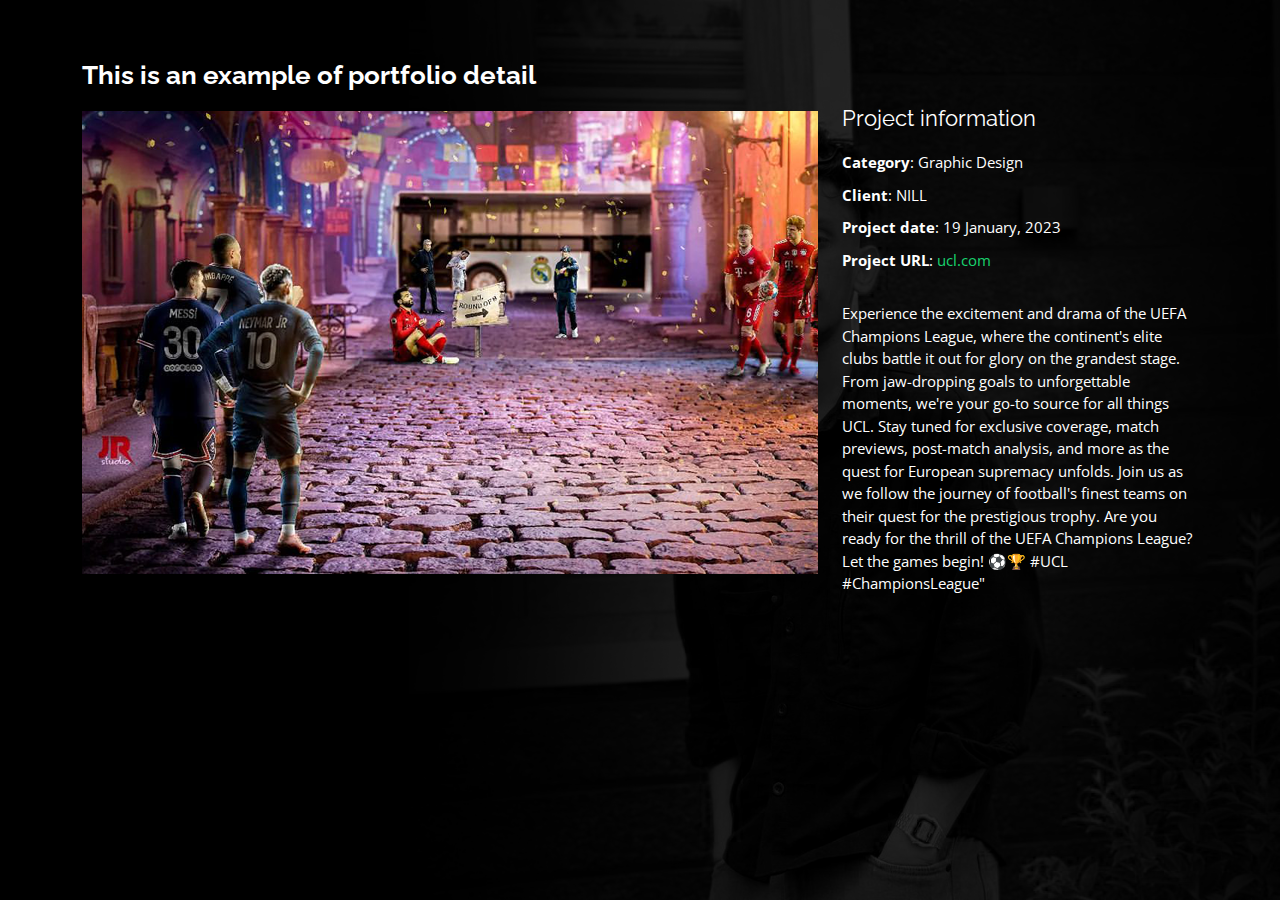
<file: UCL.html>
<!DOCTYPE html>
<html lang="en">

<head>
  <meta charset="utf-8">
  <meta content="width=device-width, initial-scale=1.0" name="viewport">

  <title>Portfolio Details - Personal Bootstrap Template</title>
  <meta content="" name="description">
  <meta content="" name="keywords">

  <!-- Favicons -->
  <link href="assets/img/favicon.png" rel="icon">
  <link href="assets/img/apple-touch-icon.png" rel="apple-touch-icon">

  <!-- Google Fonts -->
  <link href="https://fonts.googleapis.com/css?family=Open+Sans:300,300i,400,400i,600,600i,700,700i|Raleway:300,300i,400,400i,500,500i,600,600i,700,700i|Poppins:300,300i,400,400i,500,500i,600,600i,700,700i" rel="stylesheet">

  <!-- Vendor CSS Files -->
  <link href="assets/vendor/bootstrap/css/bootstrap.min.css" rel="stylesheet">
  <link href="assets/vendor/bootstrap-icons/bootstrap-icons.css" rel="stylesheet">
  <link href="assets/vendor/boxicons/css/boxicons.min.css" rel="stylesheet">
  <link href="assets/vendor/glightbox/css/glightbox.min.css" rel="stylesheet">
  <link href="assets/vendor/remixicon/remixicon.css" rel="stylesheet">
  <link href="assets/vendor/swiper/swiper-bundle.min.css" rel="stylesheet">

  <!-- Template Main CSS File -->
  <link href="assets/css/style.css" rel="stylesheet">

  <!-- =======================================================
  * Template Name: Personal
  * Updated: Jan 29 2024 with Bootstrap v5.3.2
  * Template URL: https://bootstrapmade.com/personal-free-resume-bootstrap-template/
  * Author: BootstrapMade.com
  * License: https://bootstrapmade.com/license/
  ======================================================== -->
</head>

<body>

  <main id="main">

    <!-- ======= Portfolio Details ======= -->
    <div id="portfolio-details" class="portfolio-details">
      <div class="container">

        <div class="row">

          <div class="col-lg-8">
            <h2 class="portfolio-title">This is an example of portfolio detail</h2>

            <div class="portfolio-details-slider swiper">
              <div class="swiper-wrapper align-items-center">

                <div class="swiper-slide">
                  <img src="images/ucl.png">
                  
                </div>

                <!-- <div class="swiper-slide">
                  <img src="images/tom and jerry.jpg" alt="">
                </div>

                <div class="swiper-slide">
                  <img src="assets/img/portfolio/portfolio-details-3.jpg" alt="">
                </div> -->

              </div>
              <div class="swiper-pagination"></div>
            </div>

          </div>

          <div class="col-lg-4 portfolio-info">
            <h3>Project information</h3>
            <ul>
              <li><strong>Category</strong>: Graphic Design</li>
              <li><strong>Client</strong>: NILL</li>
              <li><strong>Project date</strong>: 19 January, 2023</li>
              <li><strong>Project URL</strong>: <a href="https://www.instagram.com/p/CnlwOw_huQp/?utm_source=ig_web_copy_link&igsh=MzRlODBiNWFlZA==">ucl.com</a></li>
            </ul>

            <p>
                Experience the excitement and drama of the UEFA Champions League, where the continent's elite clubs battle it out for glory on the grandest stage. From jaw-dropping goals to unforgettable moments, we're your go-to source for all things UCL. Stay tuned for exclusive coverage, match previews, post-match analysis, and more as the quest for European supremacy unfolds. Join us as we follow the journey of football's finest teams on their quest for the prestigious trophy. Are you ready for the thrill of the UEFA Champions League? Let the games begin! ⚽🏆 #UCL #ChampionsLeague"          </div>

        </div>

      </div>
    </div><!-- End Portfolio Details -->

  </main><!-- End #main -->

  

  <!-- Vendor JS Files -->
  <script src="assets/vendor/purecounter/purecounter_vanilla.js"></script>
  <script src="assets/vendor/bootstrap/js/bootstrap.bundle.min.js"></script>
  <script src="assets/vendor/glightbox/js/glightbox.min.js"></script>
  <script src="assets/vendor/isotope-layout/isotope.pkgd.min.js"></script>
  <script src="assets/vendor/swiper/swiper-bundle.min.js"></script>
  <script src="assets/vendor/waypoints/noframework.waypoints.js"></script>
  <script src="assets/vendor/php-email-form/validate.js"></script>

  <!-- Template Main JS File -->
  <script src="assets/js/main.js"></script>

</body>

</html>
</file>
<file: assets/css/style.css>
/**
* Template Name: Personal
* Updated: Jan 29 2024 with Bootstrap v5.3.2
* Template URL: https://bootstrapmade.com/personal-free-resume-bootstrap-template/
* Author: BootstrapMade.com
* License: https://bootstrapmade.com/license/
*/

/*--------------------------------------------------------------
# General
--------------------------------------------------------------*/
body {
  font-family: "Open Sans", sans-serif;
  background-color: #040404;
  color: #fff;
  position: relative;
  background: transparent;
}

body::before {
  content: "";
  position: fixed;
  background: #040404 url("/images/my\ \ pic\ 2.jpg") top right no-repeat;
  background-size: cover;
  left: 0;
  right: 0;
  top: 0;
  height: 100vh;
  z-index: -1;
}

@media (min-width: 1024px) {
  body::before {
    background-attachment: fixed;
  }
}

a {
  color: #18d26e;
  text-decoration: none;
}

a:hover {
  color: #35e888;
  text-decoration: none;
}

h1,
h2,
h3,
h4,
h5,
h6 {
  font-family: "Raleway", sans-serif;
}

/*--------------------------------------------------------------
# Header
--------------------------------------------------------------*/
#header {
  transition: ease-in-out 0.3s;
  position: relative;
  height: 100vh;
  display: flex;
  align-items: center;
  z-index: 997;
  overflow-y: auto;
}

#header * {
  transition: ease-in-out 0.3s;
}

#header h1 {
  font-size: 48px;
  margin: 0;
  padding: 0;
  line-height: 1;
  font-weight: 700;
  font-family: "Poppins", sans-serif;
}

#header h1 a,
#header h1 a:hover {
  color: #fff;
  line-height: 1;
  display: inline-block;
}

#header h2 {
  font-size: 24px;
  margin-top: 20px;
  color: rgba(255, 255, 255, 0.8);
}

#header h2 span {
  color: #fff;
  border-bottom: 2px solid #18d26e;
  padding-bottom: 6px;
}

#header img {
  padding: 0;
  margin: 0;
}

#header .social-links {
  margin-top: 40px;
  display: flex;
}

#header .social-links a {
  font-size: 16px;
  display: flex;
  justify-content: center;
  align-items: center;
  background: rgba(255, 255, 255, 0.1);
  color: #fff;
  line-height: 1;
  margin-right: 8px;
  border-radius: 50%;
  width: 40px;
  height: 40px;
}

#header .social-links a:hover {
  background: #18d26e;
}

@media (max-width: 992px) {
  #header h1 {
    font-size: 36px;
  }

  #header h2 {
    font-size: 20px;
    line-height: 30px;
  }

  #header .social-links {
    margin-top: 15px;
  }

  #header .container {
    display: flex;
    flex-direction: column;
    align-items: center;
  }
}

/* Header Top */
#header.header-top {
  height: 80px;
  position: fixed;
  left: 0;
  top: 0;
  right: 0;
  background: rgba(0, 0, 0, 0.9);
}

#header.header-top .social-links,
#header.header-top h2 {
  display: none;
}

#header.header-top h1 {
  margin-right: auto;
  font-size: 36px;
}

#header.header-top img {
  max-height: 60px;
  margin-right: 20px !important;
}

#header.header-top .container {
  display: flex;
  align-items: center;
}

#header.header-top .navbar {
  margin: 0;
}

@media (max-width: 768px) {
  #header.header-top {
    height: 60px;
  }

  #header.header-top h1 {
    font-size: 26px;
  }
}

/*--------------------------------------------------------------
# Navigation Menu
--------------------------------------------------------------*/
/**
* Desktop Navigation 
*/
.navbar {
  padding: 0;
  margin-top: 35px;
}

.navbar ul {
  margin: 0;
  padding: 0;
  display: flex;
  list-style: none;
  align-items: center;
}

.navbar li {
  position: relative;
}

.navbar li+li {
  margin-left: 30px;
}

.navbar a,
.navbar a:focus {
  display: flex;
  align-items: center;
  justify-content: space-between;
  padding: 0;
  font-family: "Poppins", sans-serif;
  font-size: 16px;
  font-weight: 400;
  color: rgba(255, 255, 255, 0.7);
  white-space: nowrap;
  transition: 0.3s;
}

.navbar a i,
.navbar a:focus i {
  font-size: 12px;
  line-height: 0;
  margin-left: 5px;
}

.navbar a:before {
  content: "";
  position: absolute;
  width: 0;
  height: 2px;
  bottom: -4px;
  left: 0;
  background-color: #18d26e;
  visibility: hidden;
  width: 0px;
  transition: all 0.3s ease-in-out 0s;
}

.navbar a:hover:before,
.navbar li:hover>a:before,
.navbar .active:before {
  visibility: visible;
  width: 25px;
}

.navbar a:hover,
.navbar .active,
.navbar .active:focus,
.navbar li:hover>a {
  color: #fff;
}

/**
* Mobile Navigation 
*/
.mobile-nav-toggle {
  color: #fff;
  font-size: 28px;
  cursor: pointer;
  display: none;
  line-height: 0;
  transition: 0.5s;
  position: fixed;
  right: 15px;
  top: 15px;
}

@media (max-width: 991px) {
  .mobile-nav-toggle {
    display: block;
  }

  .navbar ul {
    display: none;
  }
}

.navbar-mobile {
  position: fixed;
  overflow: hidden;
  top: 0;
  right: 0;
  left: 0;
  bottom: 0;
  background: rgba(0, 0, 0, 0.9);
  transition: 0.3s;
  z-index: 999;
  margin-top: 0;
}

.navbar-mobile .mobile-nav-toggle {
  position: absolute;
  top: 15px;
  right: 15px;
}

.navbar-mobile ul {
  display: block;
  position: absolute;
  top: 55px;
  right: 15px;
  bottom: 45px;
  left: 15px;
  padding: 10px 0;
  overflow-y: auto;
  transition: 0.3s;
  border: 2px solid rgba(255, 255, 255, 0.2);
}

.navbar-mobile li {
  padding: 12px 20px;
}

.navbar-mobile li+li {
  margin: 0;
}

.navbar-mobile a,
.navbar-mobile a:focus {
  font-size: 16px;
  position: relative;
}

/*--------------------------------------------------------------
# Sections General
--------------------------------------------------------------*/
section {
  overflow: hidden;
  position: absolute;
  width: 100%;
  top: 140px;
  bottom: 100%;
  opacity: 0;
  transition: ease-in-out 0.4s;
  z-index: 2;
}

section.section-show {
  top: 100px;
  bottom: auto;
  opacity: 1;
  padding-bottom: 45px;
}

section .container {
  background: rgba(0, 0, 0, 0.9);
  padding: 30px;
}

@media (max-width: 768px) {
  section {
    top: 120px;
  }

  section.section-show {
    top: 80px;
  }
}

.section-title h2 {
  font-size: 14px;
  font-weight: 500;
  padding: 0;
  line-height: 1px;
  margin: 0 0 20px 0;
  letter-spacing: 2px;
  text-transform: uppercase;
  color: #aaaaaa;
  font-family: "Poppins", sans-serif;
}

.section-title h2::after {
  content: "";
  width: 120px;
  height: 1px;
  display: inline-block;
  background: #4ceb95;
  margin: 4px 10px;
}

.section-title p {
  margin: 0;
  margin: -15px 0 15px 0;
  font-size: 36px;
  font-weight: 700;
  text-transform: uppercase;
  font-family: "Poppins", sans-serif;
  color: #fff;
}

/*--------------------------------------------------------------
# About
--------------------------------------------------------------*/
.about-me .content h3 {
  font-weight: 700;
  font-size: 26px;
  color: #18d26e;
}

.about-me .content ul {
  list-style: none;
  padding: 0;
}

.about-me .content ul li {
  margin-bottom: 20px;
  display: flex;
  align-items: center;
}

.about-me .content ul strong {
  margin-right: 10px;
}

.about-me .content ul i {
  font-size: 16px;
  margin-right: 5px;
  color: #18d26e;
  line-height: 0;
}

.about-me .content p:last-child {
  margin-bottom: 0;
}

/*--------------------------------------------------------------
# Counts
--------------------------------------------------------------*/
.counts {
  padding: 70px 0 60px;
}

.counts .count-box {
  padding: 30px 30px 25px 30px;
  width: 100%;
  position: relative;
  text-align: center;
  background: rgba(255, 255, 255, 0.08);
}

.counts .count-box i {
  position: absolute;
  top: -25px;
  left: 50%;
  transform: translateX(-50%);
  font-size: 24px;
  background: rgba(255, 255, 255, 0.1);
  padding: 12px;
  color: #18d26e;
  border-radius: 50px;
  line-height: 0;
}

.counts .count-box span {
  font-size: 36px;
  display: block;
  font-weight: 600;
  color: #fff;
}

.counts .count-box p {
  padding: 0;
  margin: 0;
  font-family: "Raleway", sans-serif;
  font-size: 14px;
}

/*--------------------------------------------------------------
# Skills
--------------------------------------------------------------*/
.skills .progress {
  height: 60px;
  display: block;
  background: none;
  border-radius: 0;
}

.skills .progress .skill {
  padding: 10px 0;
  margin: 0;
  text-transform: uppercase;
  display: block;
  font-weight: 600;
  font-family: "Poppins", sans-serif;
  color: #fff;
}

.skills .progress .skill .val {
  float: right;
  font-style: normal;
}

.skills .progress-bar-wrap {
  background: rgba(255, 255, 255, 0.2);
}

.skills .progress-bar {
  width: 1px;
  height: 10px;
  transition: 0.9s;
  background-color: #18d26e;
}

/*--------------------------------------------------------------
# Interests
--------------------------------------------------------------*/
.interests .icon-box {
  display: flex;
  align-items: center;
  padding: 20px;
  background: rgba(255, 255, 255, 0.08);
  transition: ease-in-out 0.3s;
}

.interests .icon-box i {
  font-size: 32px;
  padding-right: 10px;
  line-height: 1;
}

.interests .icon-box h3 {
  font-weight: 700;
  margin: 0;
  padding: 0;
  line-height: 1;
  font-size: 16px;
  color: #fff;
}

.interests .icon-box:hover {
  background: rgba(255, 255, 255, 0.12);
}

/*--------------------------------------------------------------
# Testimonials
--------------------------------------------------------------*/
.testimonials .testimonials-carousel,
.testimonials .testimonials-slider {
  overflow: hidden;
}

.testimonials .testimonial-item {
  box-sizing: content-box;
  min-height: 320px;
}

.testimonials .testimonial-item .testimonial-img {
  width: 90px;
  border-radius: 50%;
  margin: -40px 0 0 40px;
  position: relative;
  z-index: 2;
  border: 6px solid rgba(255, 255, 255, 0.12);
}

.testimonials .testimonial-item h3 {
  font-size: 18px;
  font-weight: bold;
  margin: 10px 0 5px 45px;
  color: #fff;
}

.testimonials .testimonial-item h4 {
  font-size: 14px;
  color: #999;
  margin: 0 0 0 45px;
}

.testimonials .testimonial-item .quote-icon-left,
.testimonials .testimonial-item .quote-icon-right {
  color: rgba(255, 255, 255, 0.25);
  font-size: 26px;
}

.testimonials .testimonial-item .quote-icon-left {
  display: inline-block;
  left: -5px;
  position: relative;
}

.testimonials .testimonial-item .quote-icon-right {
  display: inline-block;
  right: -5px;
  position: relative;
  top: 10px;
}

.testimonials .testimonial-item p {
  font-style: italic;
  margin: 0 15px 0 15px;
  padding: 20px 20px 60px 20px;
  background: rgba(255, 255, 255, 0.1);
  position: relative;
  border-radius: 6px;
  position: relative;
  z-index: 1;
}

.testimonials .swiper-pagination {
  margin-top: 20px;
  position: relative;
}

.testimonials .swiper-pagination .swiper-pagination-bullet {
  width: 12px;
  height: 12px;
  opacity: 1;
  background-color: rgba(255, 255, 255, 0.3);
}

.testimonials .swiper-pagination .swiper-pagination-bullet-active {
  background-color: #18d26e;
}

/*--------------------------------------------------------------
# Resume
--------------------------------------------------------------*/
.resume .resume-title {
  font-size: 26px;
  font-weight: 700;
  margin-top: 20px;
  margin-bottom: 20px;
  color: #fff;
}

.resume .resume-item {
  padding: 0 0 20px 20px;
  margin-top: -2px;
  border-left: 2px solid rgba(255, 255, 255, 0.2);
  position: relative;
}

.resume .resume-item h4 {
  line-height: 18px;
  font-size: 18px;
  font-weight: 600;
  text-transform: uppercase;
  font-family: "Poppins", sans-serif;
  color: #18d26e;
  margin-bottom: 10px;
}

.resume .resume-item h5 {
  font-size: 16px;
  background: rgba(255, 255, 255, 0.15);
  padding: 5px 15px;
  display: inline-block;
  font-weight: 600;
  margin-bottom: 10px;
}

.resume .resume-item ul {
  padding-left: 20px;
}

.resume .resume-item ul li {
  padding-bottom: 10px;
}

.resume .resume-item:last-child {
  padding-bottom: 0;
}

.resume .resume-item::before {
  content: "";
  position: absolute;
  width: 16px;
  height: 16px;
  border-radius: 50px;
  left: -9px;
  top: 0;
  background: #18d26e;
  border: 2px solid #18d26e;
}

/*--------------------------------------------------------------
# Services
--------------------------------------------------------------*/
.services .icon-box {
  text-align: center;
  background: rgba(204, 204, 204, 0.1);
  padding: 80px 20px;
  transition: all ease-in-out 0.3s;
}

.services .icon-box .icon {
  margin: 0 auto;
  width: 64px;
  height: 64px;
  background: #18d26e;
  border-radius: 5px;
  transition: all 0.3s ease-out 0s;
  display: flex;
  align-items: center;
  justify-content: center;
  margin-bottom: 20px;
  transform-style: preserve-3d;
}

.services .icon-box .icon i {
  color: #fff;
  font-size: 28px;
}

.services .icon-box .icon::before {
  position: absolute;
  content: "";
  left: -8px;
  top: -8px;
  height: 100%;
  width: 100%;
  background: rgba(255, 255, 255, 0.15);
  border-radius: 5px;
  transition: all 0.3s ease-out 0s;
  transform: translateZ(-1px);
}

.services .icon-box h4 {
  font-weight: 700;
  margin-bottom: 15px;
  font-size: 24px;
}

.services .icon-box h4 a {
  color: #fff;
}

.services .icon-box p {
  line-height: 24px;
  font-size: 14px;
  margin-bottom: 0;
}

.services .icon-box:hover {
  background: #18d26e;
  border-color: #18d26e;
}

.services .icon-box:hover .icon {
  background: #fff;
}

.services .icon-box:hover .icon i {
  color: #18d26e;
}

.services .icon-box:hover .icon::before {
  background: #35e888;
}

.services .icon-box:hover h4 a,
.services .icon-box:hover p {
  color: #fff;
}

/*--------------------------------------------------------------
# Portfolio
--------------------------------------------------------------*/
.portfolio .portfolio-item {
  margin-bottom: 30px;
}

.portfolio #portfolio-flters {
  padding: 0;
  margin: 0 auto 15px auto;
  list-style: none;
  text-align: center;
  border-radius: 50px;
  padding: 2px 15px;
}

.portfolio #portfolio-flters li {
  cursor: pointer;
  display: inline-block;
  padding: 8px 16px 10px 16px;
  font-size: 14px;
  font-weight: 600;
  line-height: 1;
  text-transform: uppercase;
  color: #fff;
  background: rgba(255, 255, 255, 0.1);
  margin: 0 3px 10px 3px;
  transition: all 0.3s ease-in-out;
  border-radius: 4px;
}

.portfolio #portfolio-flters li:hover,
.portfolio #portfolio-flters li.filter-active {
  background: #18d26e;
}

.portfolio #portfolio-flters li:last-child {
  margin-right: 0;
}

.portfolio .portfolio-wrap {
  transition: 0.3s;
  position: relative;
  overflow: hidden;
  z-index: 1;
  background: rgba(0, 0, 0, 0.6);
}

.portfolio .portfolio-wrap::before {
  content: "";
  background: rgba(0, 0, 0, 0.6);
  position: absolute;
  left: 30px;
  right: 30px;
  top: 30px;
  bottom: 30px;
  transition: all ease-in-out 0.3s;
  z-index: 2;
  opacity: 0;
}

.portfolio .portfolio-wrap .portfolio-info {
  opacity: 0;
  position: absolute;
  top: 0;
  left: 0;
  right: 0;
  bottom: 0;
  text-align: center;
  z-index: 3;
  transition: all ease-in-out 0.3s;
  display: flex;
  flex-direction: column;
  justify-content: center;
  align-items: center;
}

.portfolio .portfolio-wrap .portfolio-info::before {
  display: block;
  content: "";
  width: 48px;
  height: 48px;
  position: absolute;
  top: 35px;
  left: 35px;
  border-top: 3px solid #fff;
  border-left: 3px solid #fff;
  transition: all 0.5s ease 0s;
  z-index: 9994;
}

.portfolio .portfolio-wrap .portfolio-info::after {
  display: block;
  content: "";
  width: 48px;
  height: 48px;
  position: absolute;
  bottom: 35px;
  right: 35px;
  border-bottom: 3px solid #fff;
  border-right: 3px solid #fff;
  transition: all 0.5s ease 0s;
  z-index: 9994;
}

.portfolio .portfolio-wrap .portfolio-info h4 {
  font-size: 20px;
  color: #fff;
  font-weight: 600;
}

.portfolio .portfolio-wrap .portfolio-info p {
  color: #ffffff;
  font-size: 14px;
  text-transform: uppercase;
  padding: 0;
  margin: 0;
}

.portfolio .portfolio-wrap .portfolio-links {
  text-align: center;
  z-index: 4;
}

.portfolio .portfolio-wrap .portfolio-links a {
  color: #fff;
  margin: 0 2px;
  font-size: 28px;
  display: inline-block;
  transition: 0.3s;
}

.portfolio .portfolio-wrap .portfolio-links a:hover {
  color: #63eda3;
}

.portfolio .portfolio-wrap:hover::before {
  top: 0;
  left: 0;
  right: 0;
  bottom: 0;
  opacity: 1;
}

.portfolio .portfolio-wrap:hover .portfolio-info {
  opacity: 1;
}

.portfolio .portfolio-wrap:hover .portfolio-info::before {
  top: 15px;
  left: 15px;
}

.portfolio .portfolio-wrap:hover .portfolio-info::after {
  bottom: 15px;
  right: 15px;
}

/*--------------------------------------------------------------
# Portfolio Details
--------------------------------------------------------------*/
.portfolio-details {
  padding-top: 40px;
  background: rgba(0, 0, 0, 0.8);
  position: fixed;
  left: 0;
  right: 0;
  top: 0;
  bottom: 0;
  overflow-y: auto;
}

.portfolio-details .container {
  padding-top: 20px;
  padding-bottom: 40px;
}

.portfolio-details .portfolio-title {
  font-size: 26px;
  font-weight: 700;
  margin-bottom: 20px;
}

.portfolio-details .portfolio-info {
  padding-top: 45px;
}

.portfolio-details .portfolio-info h3 {
  font-size: 22px;
  font-weight: 400;
  margin-bottom: 20px;
}

.portfolio-details .portfolio-info ul {
  list-style: none;
  padding: 0;
  font-size: 15px;
}

.portfolio-details .portfolio-info ul li+li {
  margin-top: 10px;
}

.portfolio-details .portfolio-info p {
  font-size: 15px;
  padding: 15px 0 0 0;
}

@media (max-width: 992px) {
  .portfolio-details .portfolio-info {
    padding-top: 20px;
  }
}

.portfolio-details .swiper-pagination {
  margin-top: 20px;
  position: relative;
}

.portfolio-details .swiper-pagination .swiper-pagination-bullet {
  width: 12px;
  height: 12px;
  opacity: 1;
  background-color: rgba(255, 255, 255, 0.3);
}

.portfolio-details .swiper-pagination .swiper-pagination-bullet-active {
  background-color: #18d26e;
}

/*--------------------------------------------------------------
# Contact
--------------------------------------------------------------*/
.contact .info-box {
  color: #444444;
  padding: 20px;
  width: 100%;
  background: rgba(255, 255, 255, 0.08);
}

.contact .info-box i.bx {
  font-size: 24px;
  color: #18d26e;
  border-radius: 50%;
  padding: 14px;
  float: left;
  background: rgba(255, 255, 255, 0.1);
}

.contact .info-box h3 {
  font-size: 20px;
  color: rgba(255, 255, 255, 0.5);
  font-weight: 700;
  margin: 10px 0 8px 68px;
}

.contact .info-box p {
  padding: 0;
  color: #fff;
  line-height: 24px;
  font-size: 14px;
  margin: 0 0 0 68px;
}

.contact .info-box .social-links {
  margin: 5px 0 0 68px;
  display: flex;
}

.contact .info-box .social-links a {
  font-size: 18px;
  display: inline-block;
  color: #fff;
  line-height: 1;
  margin-right: 12px;
  transition: 0.3s;
}

.contact .info-box .social-links a:hover {
  color: #18d26e;
}

.contact .php-email-form {
  padding: 30px;
  background: rgba(255, 255, 255, 0.08);
}

.contact .php-email-form .error-message {
  display: none;
  background: rgba(255, 255, 255, 0.08);
  background: #ed3c0d;
  text-align: left;
  padding: 15px;
  font-weight: 600;
}

.contact .php-email-form .error-message br+br {
  margin-top: 25px;
}

.contact .php-email-form .sent-message {
  display: none;
  background: rgba(255, 255, 255, 0.08);
  background: #18d26e;
  text-align: center;
  padding: 15px;
  font-weight: 600;
}

.contact .php-email-form .loading {
  display: none;
  background: rgba(255, 255, 255, 0.08);
  text-align: center;
  padding: 15px;
}

.contact .php-email-form .loading:before {
  content: "";
  display: inline-block;
  border-radius: 50%;
  width: 24px;
  height: 24px;
  margin: 0 10px -6px 0;
  border: 3px solid #18d26e;
  border-top-color: #eee;
  animation: animate-loading 1s linear infinite;
}

.contact .php-email-form input,
.contact .php-email-form textarea {
  border-radius: 0;
  box-shadow: none;
  font-size: 14px;
  background: rgba(255, 255, 255, 0.08);
  border: 0;
  transition: 0.3s;
  color: #fff;
}

.contact .php-email-form input:focus,
.contact .php-email-form textarea:focus {
  background-color: rgba(255, 255, 255, 0.11);
}

.contact .php-email-form input::-moz-placeholder,
.contact .php-email-form textarea::-moz-placeholder {
  color: rgba(255, 255, 255, 0.3);
  opacity: 1;
}

.contact .php-email-form input::placeholder,
.contact .php-email-form textarea::placeholder {
  color: rgba(255, 255, 255, 0.3);
  opacity: 1;
}

.contact .php-email-form input {
  padding: 10px 15px;
}

.contact .php-email-form textarea {
  padding: 12px 15px;
}

.contact .php-email-form button[type=submit] {
  background: #18d26e;
  border: 0;
  padding: 10px 30px;
  color: #fff;
  transition: 0.4s;
  border-radius: 4px;
}

.contact .php-email-form button[type=submit]:hover {
  background: #15bb62;
}

@keyframes animate-loading {
  0% {
    transform: rotate(0deg);
  }

  100% {
    transform: rotate(360deg);
  }
}

/*--------------------------------------------------------------
# Credits
--------------------------------------------------------------*/
.credits {
  position: fixed;
  right: 0;
  left: 0;
  bottom: 0;
  padding: 15px;
  text-align: right;
  font-size: 13px;
  color: #fff;
  z-index: 999999;
}

@media (max-width: 992px) {
  .credits {
    text-align: center;
    padding: 10px;
    background: rgba(0, 0, 0, 0.8);
  }
}

.credits a {
  color: #18d26e;
  transition: 0.3s;
}

.credits a:hover {
  color: #fff;
}
</file>
